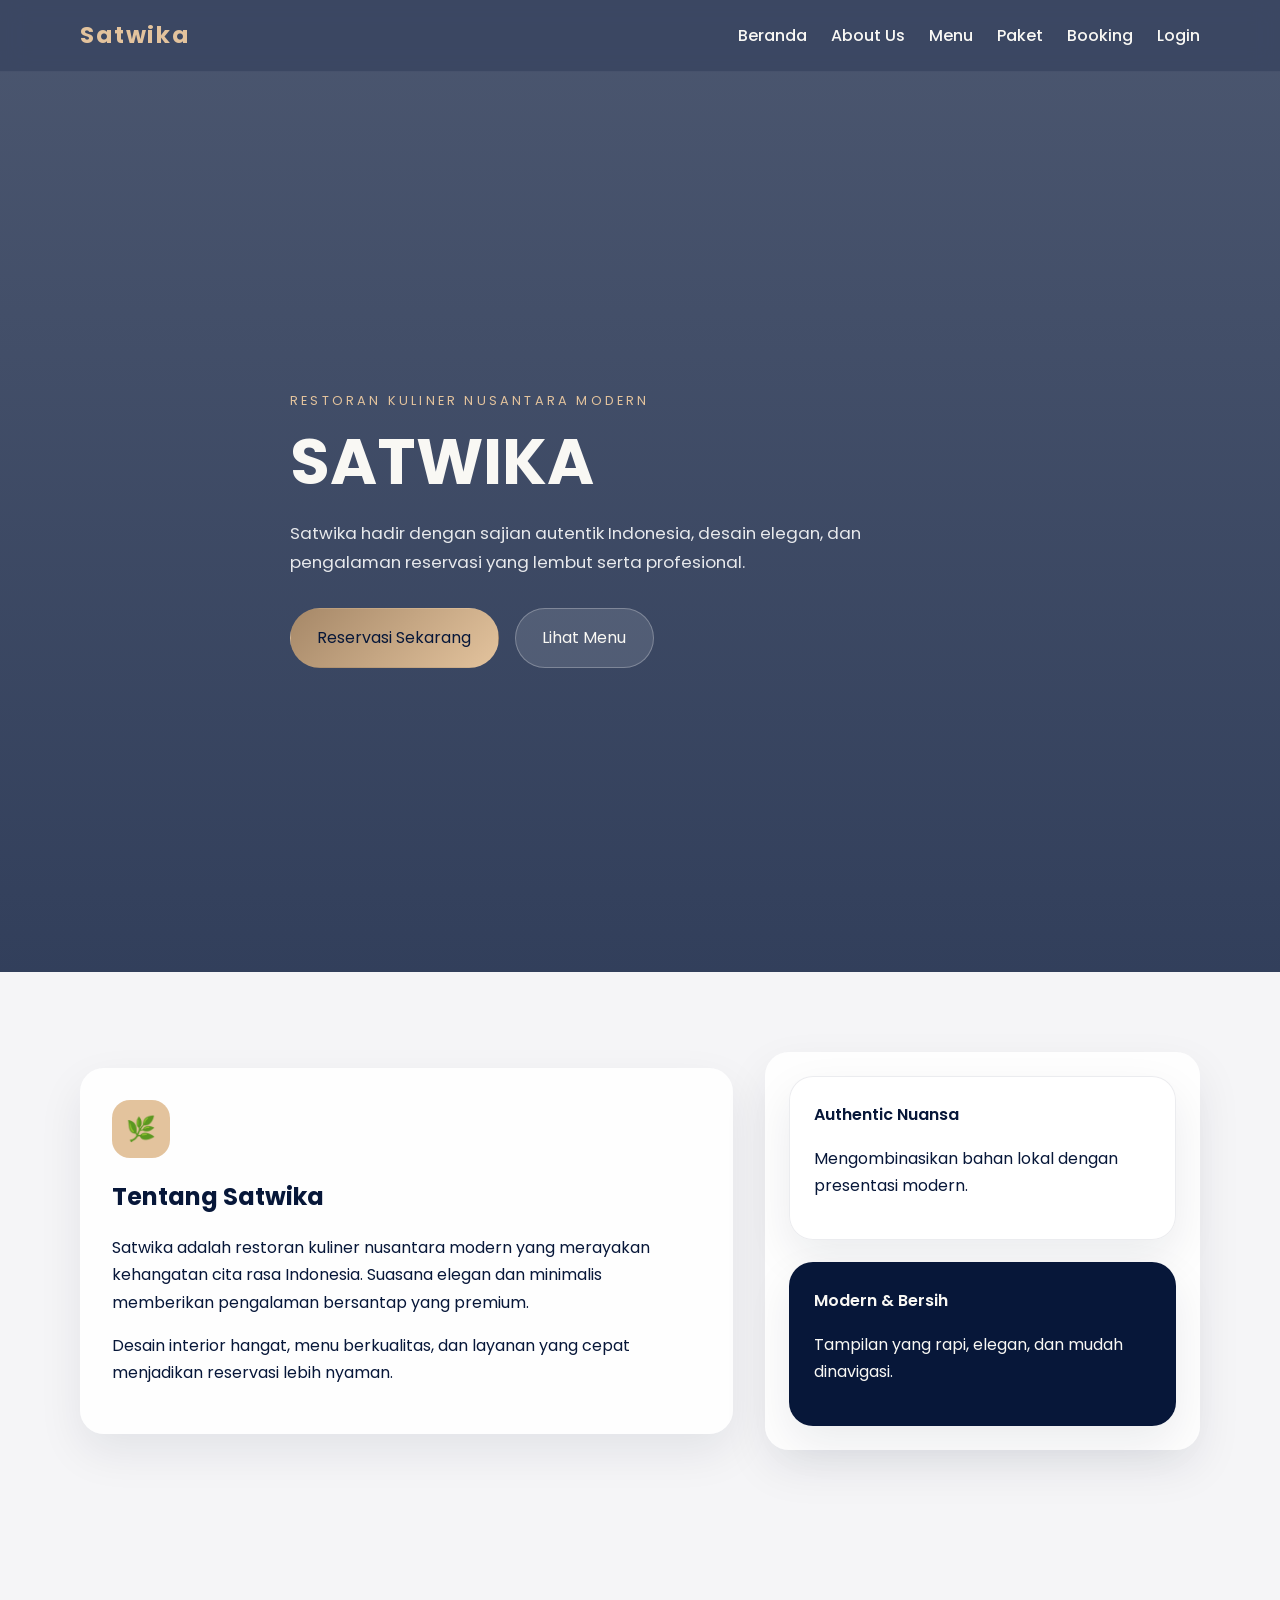
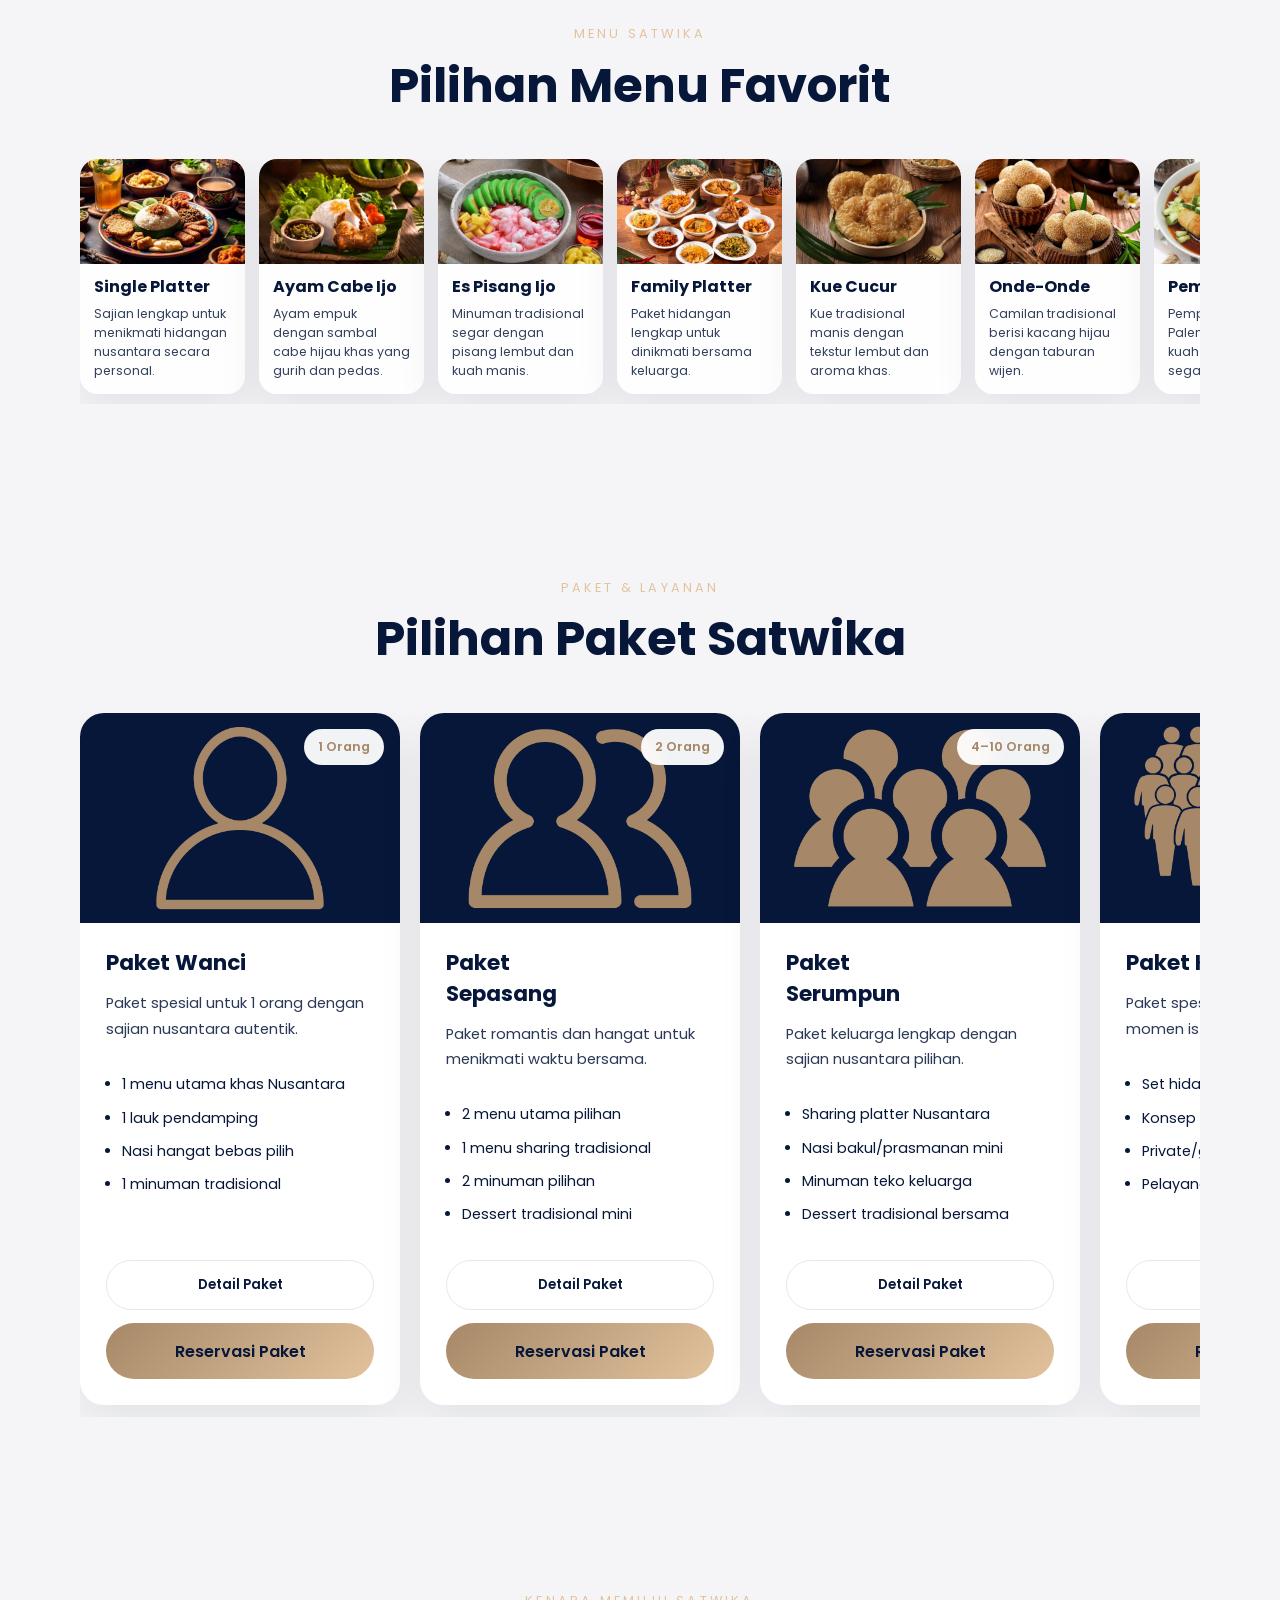
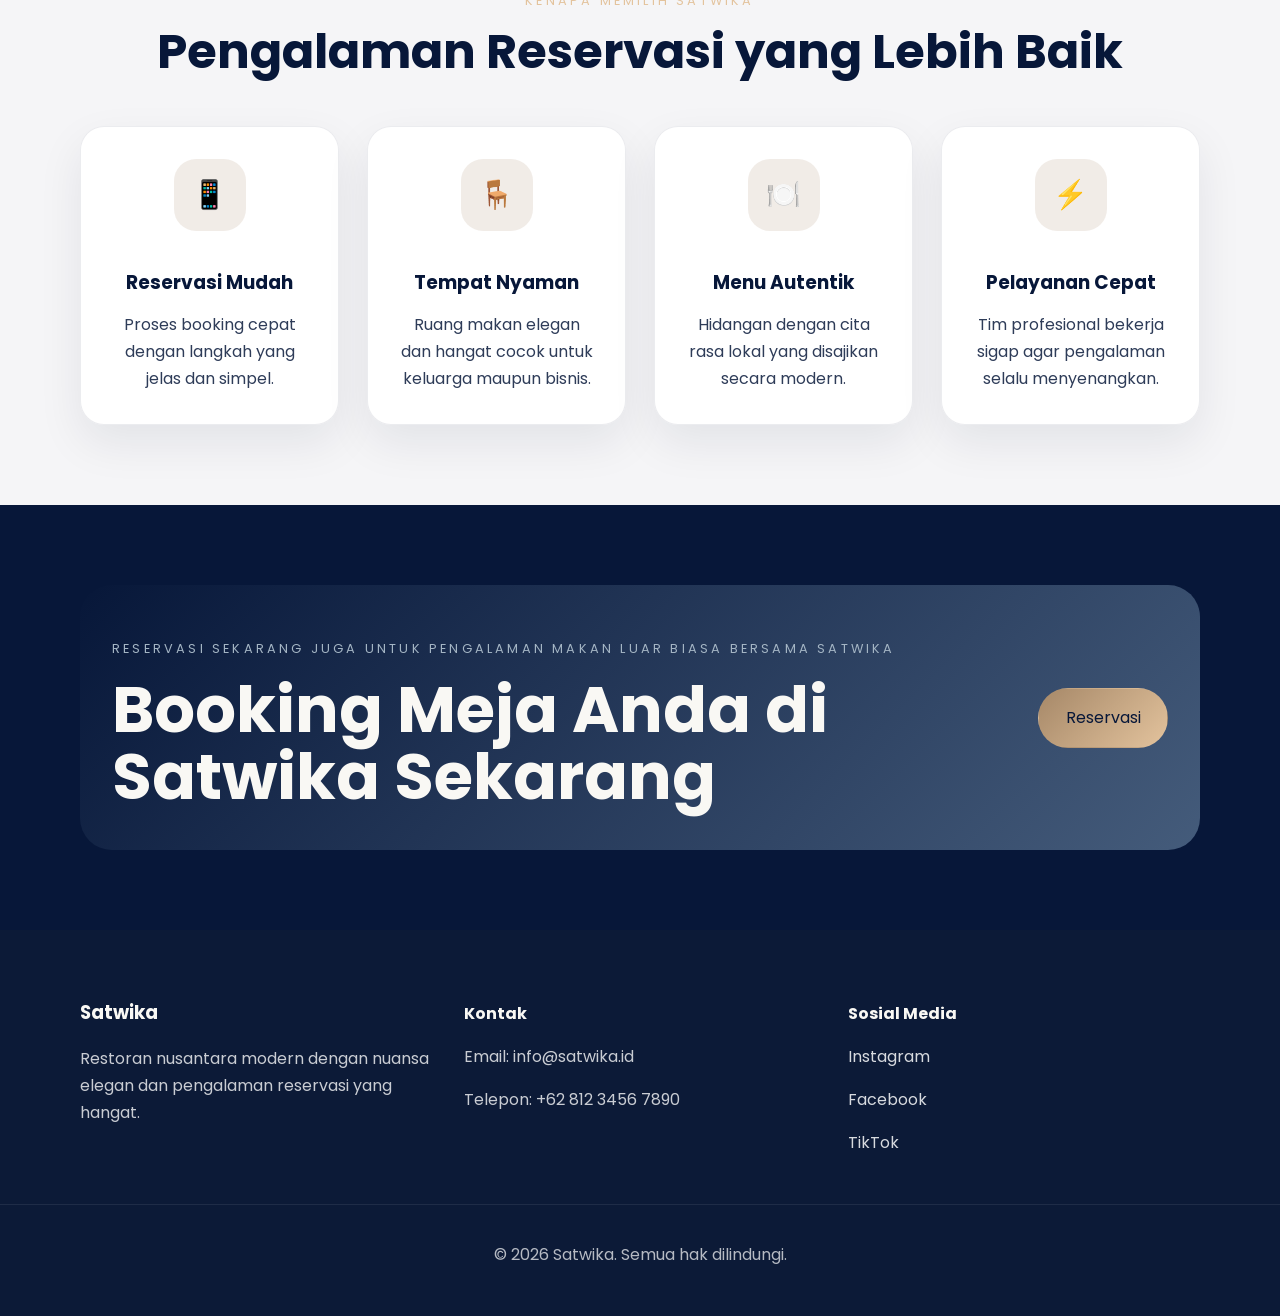
<file: index.html>
<!DOCTYPE html>
<html lang="id">
<head>
  <meta charset="UTF-8" />
  <meta name="viewport" content="width=device-width, initial-scale=1.0" />
  <title>Satwika | Reservasi Restoran Nusantara Modern</title>

  <link rel="preconnect" href="https://fonts.googleapis.com" />
  <link rel="preconnect" href="https://fonts.gstatic.com" crossorigin />

  <link
    href="https://fonts.googleapis.com/css2?family=Poppins:wght@300;400;500;600;700&display=swap"
    rel="stylesheet"
  />

  <link rel="stylesheet" href="style.css" />
</head>

<body>

  <!-- Navbar -->
  <header class="site-header">
    <div class="container header-inner">

      <a href="#" class="brand">Satwika</a>

      <nav class="main-nav">
        <a href="#beranda">Beranda</a>
        <a href="#layanan">About Us</a>
        <a href="#menu">Menu</a>
        <a href="#paket">Paket</a>
        <a href="#booking">Booking</a>
        <a href="satwika log in.html">Login</a>
      </nav>

    </div>
  </header>

  <!-- Hero -->
  <main>

    <section class="hero" id="beranda">

      <div class="hero-overlay"></div>

      <div class="container hero-content">

        <p class="eyebrow">
          Restoran Kuliner Nusantara Modern
        </p>

        <h1>SATWIKA</h1>

        <p class="hero-text">
          Satwika hadir dengan sajian autentik Indonesia,
          desain elegan, dan pengalaman reservasi
          yang lembut serta profesional.
        </p>

        <div class="hero-actions">

          <a href="bookingSatwika.html" class="btn btn-primary">
            Reservasi Sekarang
          </a>

          <a href="#menu" class="btn btn-secondary">
            Lihat Menu
          </a>

        </div>

      </div>

    </section>

    <!-- About -->
    <section class="section about" id="layanan">

      <div class="container section-grid">

        <div class="about-card animate-up">

          <div class="icon-circle">
            🌿
          </div>

          <h2>Tentang Satwika</h2>

          <p>
            Satwika adalah restoran kuliner nusantara modern
            yang merayakan kehangatan cita rasa Indonesia.
            Suasana elegan dan minimalis memberikan pengalaman
            bersantap yang premium.
          </p>

          <p>
            Desain interior hangat, menu berkualitas,
            dan layanan yang cepat menjadikan reservasi
            lebih nyaman.
          </p>

        </div>

        <div class="about-visual animate-up delay-1">

          <div class="detail-card">
            <span class="detail-title">Authentic Nuansa</span>

            <p>
              Mengombinasikan bahan lokal
              dengan presentasi modern.
            </p>
          </div>

          <div class="detail-card detail-card-secondary">

            <span class="detail-title">
              Modern & Bersih
            </span>

            <p>
              Tampilan yang rapi,
              elegan, dan mudah dinavigasi.
            </p>

          </div>

        </div>

      </div>

    </section>

    <!-- Menu -->
    <section class="section featured" id="menu">

      <div class="container">

        <div class="section-heading animate-up">
          <p class="eyebrow">Menu Satwika</p>
          <h2>Pilihan Menu Favorit</h2>
        </div>

        <div class="menu-grid">

          <article class="menu-card animate-up">
            <img src="images/Single Platter.png" alt="Single Platter" />

            <div class="menu-content">
              <h3>Single Platter</h3>

              <p>
                Sajian lengkap untuk menikmati
                hidangan nusantara secara personal.
              </p>
            </div>
          </article>

          <article class="menu-card animate-up delay-1">
            <img src="images/Ayam Cabe Ijo.png" alt="Ayam Cabe Ijo" />

            <div class="menu-content">
              <h3>Ayam Cabe Ijo</h3>

              <p>
                Ayam empuk dengan sambal cabe hijau khas
                yang gurih dan pedas.
              </p>
            </div>
          </article>

          <article class="menu-card animate-up delay-2">
            <img src="images/Es Pisang Ijo.png" alt="Es Pisang Ijo" />

            <div class="menu-content">
              <h3>Es Pisang Ijo</h3>

              <p>
                Minuman tradisional segar dengan pisang
                lembut dan kuah manis.
              </p>
            </div>
          </article>

          <article class="menu-card animate-up delay-3">
            <img src="images/Family Platter.png" alt="Family Platter" />

            <div class="menu-content">
              <h3>Family Platter</h3>

              <p>
                Paket hidangan lengkap
                untuk dinikmati bersama keluarga.
              </p>
            </div>
          </article>

          <article class="menu-card animate-up">
            <img src="images/Kue Cucur.png" alt="Kue Cucur" />

            <div class="menu-content">
              <h3>Kue Cucur</h3>

              <p>
                Kue tradisional manis dengan tekstur
                lembut dan aroma khas.
              </p>
            </div>
          </article>

          <article class="menu-card animate-up delay-1">
            <img src="images/Onde-Onde.png" alt="Onde-Onde" />

            <div class="menu-content">
              <h3>Onde-Onde</h3>

              <p>
                Camilan tradisional berisi kacang hijau
                dengan taburan wijen.
              </p>
            </div>
          </article>

          <article class="menu-card animate-up delay-2">
            <img src="images/Pempek.png" alt="Pempek" />

            <div class="menu-content">
              <h3>Pempek</h3>

              <p>
                Pempek khas Palembang dengan kuah cuko
                yang segar dan nikmat.
              </p>
            </div>
          </article>

          <article class="menu-card animate-up delay-3">
            <img src="images/Putu Ayu.png" alt="Putu Ayu" />

            <div class="menu-content">
              <h3>Putu Ayu</h3>

              <p>
                Kue tradisional lembut dengan aroma pandan
                dan kelapa parut.
              </p>
            </div>
          </article>

          <article class="menu-card animate-up">
            <img src="images/Rendang.png" alt="Rendang" />

            <div class="menu-content">
              <h3>Rendang</h3>

              <p>
                Daging rendang kaya rempah
                dengan cita rasa autentik Minang.
              </p>
            </div>
          </article>

          <article class="menu-card animate-up delay-1">
            <img src="images/Sate.png" alt="Sate" />

            <div class="menu-content">
              <h3>Sate</h3>

              <p>
                Sate dengan bumbu kacang gurih
                dan daging yang juicy.
              </p>
            </div>
          </article>

        </div>

      </div>

    </section>

    <!-- Paket -->
    <section class="section featured" id="paket">

      <div class="container">

        <div class="section-heading animate-up">
          <p class="eyebrow">Paket & Layanan</p>
          <h2>Pilihan Paket Satwika</h2>
        </div>

        <div class="packages-scroll">

          <!-- Paket Wanci -->
          <article class="package-card animate-up">

            <span class="pax-badge">
              1 Orang
            </span>

            <img
              src="icon paket/Paket Wanci.png"
              alt="Paket Wanci"
              class="package-image"
            />

            <div class="package-content">

              <h3>Paket Wanci</h3>

              <p>
                Paket spesial untuk 1 orang
                dengan sajian nusantara autentik.
              </p>

              <ul class="package-list">
                <li>1 menu utama khas Nusantara</li>
                <li>1 lauk pendamping</li>
                <li>Nasi hangat bebas pilih</li>
                <li>1 minuman tradisional</li>
              </ul>

              <div class="package-buttons">

                <button
                  class="detail-btn"
                  onclick="openPopup('popup1')"
                >
                  Detail Paket
                </button>

                <a
                  href="bookingSatwika.html"
                  class="package-btn"
                >
                  Reservasi Paket
                </a>

              </div>

            </div>

          </article>

          <!-- Paket Sepasang -->
          <article class="package-card animate-up delay-1">

            <span class="pax-badge">
              2 Orang
            </span>

            <img
              src="icon paket/Paket Sepasang.png"
              alt="Paket Sepasang"
              class="package-image"
            />

            <div class="package-content">

              <h3>Paket Sepasang</h3>

              <p>
                Paket romantis dan hangat
                untuk menikmati waktu bersama.
              </p>

              <ul class="package-list">
                <li>2 menu utama pilihan</li>
                <li>1 menu sharing tradisional</li>
                <li>2 minuman pilihan</li>
                <li>Dessert tradisional mini</li>
              </ul>

              <div class="package-buttons">

                <button
                  class="detail-btn"
                  onclick="openPopup('popup2')"
                >
                  Detail Paket
                </button>

                <a
                  href="bookingSatwika.html"
                  class="package-btn"
                >
                  Reservasi Paket
                </a>

              </div>

            </div>

          </article>

          <!-- Paket Serumpun -->
          <article class="package-card animate-up delay-2">

            <span class="pax-badge">
              4–10 Orang
            </span>

            <img
              src="icon paket/Paket Serumpun.png"
              alt="Paket Serumpun"
              class="package-image"
            />

            <div class="package-content">

              <h3>Paket Serumpun</h3>

              <p>
                Paket keluarga lengkap
                dengan sajian nusantara pilihan.
              </p>

              <ul class="package-list">
                <li>Sharing platter Nusantara</li>
                <li>Nasi bakul/prasmanan mini</li>
                <li>Minuman teko keluarga</li>
                <li>Dessert tradisional bersama</li>
              </ul>

              <div class="package-buttons">

                <button
                  class="detail-btn"
                  onclick="openPopup('popup3')"
                >
                  Detail Paket
                </button>

                <a
                  href="bookingSatwika.html"
                  class="package-btn"
                >
                  Reservasi Paket
                </a>

              </div>

            </div>

          </article>

          <!-- Paket Kenduri -->
          <article class="package-card animate-up delay-3">

            <span class="pax-badge">
              10+ Orang
            </span>

            <img
              src="icon paket/Paket Kenduri.png"
              alt="Paket Kenduri"
              class="package-image"
            />

            <div class="package-content">

              <h3>Paket Kenduri</h3>

              <p>
                Paket spesial untuk acara besar
                dan momen istimewa bersama.
              </p>

              <ul class="package-list">
                <li>Set hidangan lengkap Nusantara</li>
                <li>Konsep prasmanan atau meja</li>
                <li>Private/group area</li>
                <li>Pelayanan khusus grup</li>
              </ul>

              <div class="package-buttons">

                <button
                  class="detail-btn"
                  onclick="openPopup('popup4')"
                >
                  Detail Paket
                </button>

                <a
                  href="bookingSatwika.html"
                  class="package-btn"
                >
                  Reservasi Paket
                </a>

              </div>

            </div>

          </article>

        </div>

      </div>

    </section>

    <!-- POPUP 1 -->
    <div class="popup-overlay" id="popup1">

      <div class="popup-box">

        <button
          class="close-popup"
          onclick="closePopup('popup1')"
        >
          ✕
        </button>

        <h2>Paket Wanci</h2>

        <p><strong>Untuk 1 orang</strong></p>

        <h4>Layanan yang didapat:</h4>

        <ul>
          <li>1 menu utama khas Nusantara</li>
          <li>1 lauk pendamping</li>
          <li>Nasi hangat bebas pilih</li>
          <li>1 minuman tradisional atau teh</li>
          <li>Sambal khas pilihan</li>
          <li>Penyajian cepat khusus personal set</li>
          <li>Complimentary kerupuk atau kudapan kecil</li>
        </ul>

        <h4>Cocok untuk:</h4>

        <ul>
          <li>Makan sendiri</li>
          <li>Pekerja</li>
          <li>Mahasiswa</li>
          <li>Pelanggan quick dining</li>
        </ul>

      </div>

    </div>

    <!-- POPUP 2 -->
    <div class="popup-overlay" id="popup2">

      <div class="popup-box">

        <button
          class="close-popup"
          onclick="closePopup('popup2')"
        >
          ✕
        </button>

        <h2>Paket Sepasang</h2>

        <p><strong>Untuk 2 orang</strong></p>

        <h4>Layanan yang didapat:</h4>

        <ul>
          <li>2 menu utama pilihan</li>
          <li>2 lauk pendamping</li>
          <li>1 menu sharing tradisional</li>
          <li>Nasi untuk 2 orang</li>
          <li>2 minuman pilihan</li>
          <li>Dessert tradisional mini</li>
          <li>Meja couple setup bernuansa Nusantara</li>
          <li>Free refill sambal & lalapan</li>
        </ul>

      </div>

    </div>

    <!-- POPUP 3 -->
    <div class="popup-overlay" id="popup3">

      <div class="popup-box">

        <button
          class="close-popup"
          onclick="closePopup('popup3')"
        >
          ✕
        </button>

        <h2>Paket Serumpun</h2>

        <p><strong>Untuk 4–10 orang</strong></p>

        <h4>Layanan yang didapat:</h4>

        <ul>
          <li>Pilihan menu lengkap sharing platter</li>
          <li>Aneka lauk Nusantara dalam porsi besar</li>
          <li>Sayur tradisional pilihan</li>
          <li>Nasi bakul/prasmanan mini</li>
          <li>Minuman teko keluarga</li>
          <li>Dessert tradisional bersama</li>
          <li>Free tambahan sambal & lalapan</li>
          <li>Prioritas meja family area</li>
        </ul>

      </div>

    </div>

    <!-- POPUP 4 -->
    <div class="popup-overlay" id="popup4">

      <div class="popup-box">

        <button
          class="close-popup"
          onclick="closePopup('popup4')"
        >
          ✕
        </button>

        <h2>Paket Kenduri</h2>

        <p><strong>Untuk lebih dari 10 orang</strong></p>

        <h4>Layanan yang didapat:</h4>

        <ul>
          <li>Set hidangan lengkap khas Nusantara</li>
          <li>Konsep prasmanan atau hidang meja</li>
          <li>Pilihan menu daerah premium</li>
          <li>Minuman refill bersama</li>
          <li>Dessert tradisional lengkap</li>
          <li>Reserved private/group area</li>
          <li>Pelayanan khusus grup</li>
          <li>Free reservasi & penataan meja acara</li>
        </ul>

      </div>

    </div>

    <!-- Why Choose -->
    <section class="section why-choose" id="tracking">

      <div class="container">

        <div class="section-heading animate-up">
          <p class="eyebrow">
            Kenapa Memilih Satwika
          </p>

          <h2>
            Pengalaman Reservasi yang Lebih Baik
          </h2>
        </div>

        <div class="features-grid">

          <div class="feature-card animate-up">
            <span class="feature-icon">📱</span>

            <h3>Reservasi Mudah</h3>

            <p>
              Proses booking cepat dengan langkah
              yang jelas dan simpel.
            </p>
          </div>

          <div class="feature-card animate-up delay-1">
            <span class="feature-icon">🪑</span>

            <h3>Tempat Nyaman</h3>

            <p>
              Ruang makan elegan dan hangat
              cocok untuk keluarga maupun bisnis.
            </p>
          </div>

          <div class="feature-card animate-up delay-2">
            <span class="feature-icon">🍽️</span>

            <h3>Menu Autentik</h3>

            <p>
              Hidangan dengan cita rasa lokal
              yang disajikan secara modern.
            </p>
          </div>

          <div class="feature-card animate-up delay-3">
            <span class="feature-icon">⚡</span>

            <h3>Pelayanan Cepat</h3>

            <p>
              Tim profesional bekerja sigap agar
              pengalaman selalu menyenangkan.
            </p>
          </div>

        </div>

      </div>

    </section>

    <!-- CTA -->
    <section class="section cta" id="booking">

      <div class="container cta-grid animate-up">

        <div>

          <p class="eyebrow light">
            Reservasi sekarang juga untuk pengalaman
            makan luar biasa bersama Satwika
          </p>

          <h2>
            Booking Meja Anda di Satwika Sekarang
          </h2>

        </div>

        <a
          href="bookingSatwika.html"
          class="btn btn-primary"
        >
          Reservasi
        </a>

      </div>

    </section>

  </main>

  <!-- Footer -->
  <footer class="site-footer">

    <div class="container footer-grid">

      <div>

        <h3>Satwika</h3>

        <p>
          Restoran nusantara modern dengan nuansa elegan
          dan pengalaman reservasi yang hangat.
        </p>

      </div>

      <div>

        <h4>Kontak</h4>

        <p>Email: info@satwika.id</p>
        <p>Telepon: +62 812 3456 7890</p>

      </div>

      <div>

        <h4>Sosial Media</h4>

        <p><a href="https://www.instagram.com/siregb36?igsh=MWZwdHU2Y2JhZnN3cQ==" target="_blank">Instagram</a></p>
        <p><a href="https://www.facebook.com/share/1H1ViZCmPb/" target="_blank">Facebook</a></p>
        <p><a href="https://www.tiktok.com/@humasfasilkomunsri?_r=1&_t=ZS-96GcLQzOq4v" target="_blank">TikTok</a></p>

      </div>

    </div>

    <div class="footer-bottom">
      <p>
        &copy; 2026 Satwika.
        Semua hak dilindungi.
      </p>
    </div>

  </footer>

  <script>
    function openPopup(id) {
      document.getElementById(id).style.display = "flex";
    }

    function closePopup(id) {
      document.getElementById(id).style.display = "none";
    }

    window.onclick = function(e) {
      document.querySelectorAll(".popup-overlay").forEach((popup) => {
        if (e.target === popup) {
          popup.style.display = "none";
        }
      });
    };
  </script>

  <script src="script.js"></script>

</body>
</html>
</file>
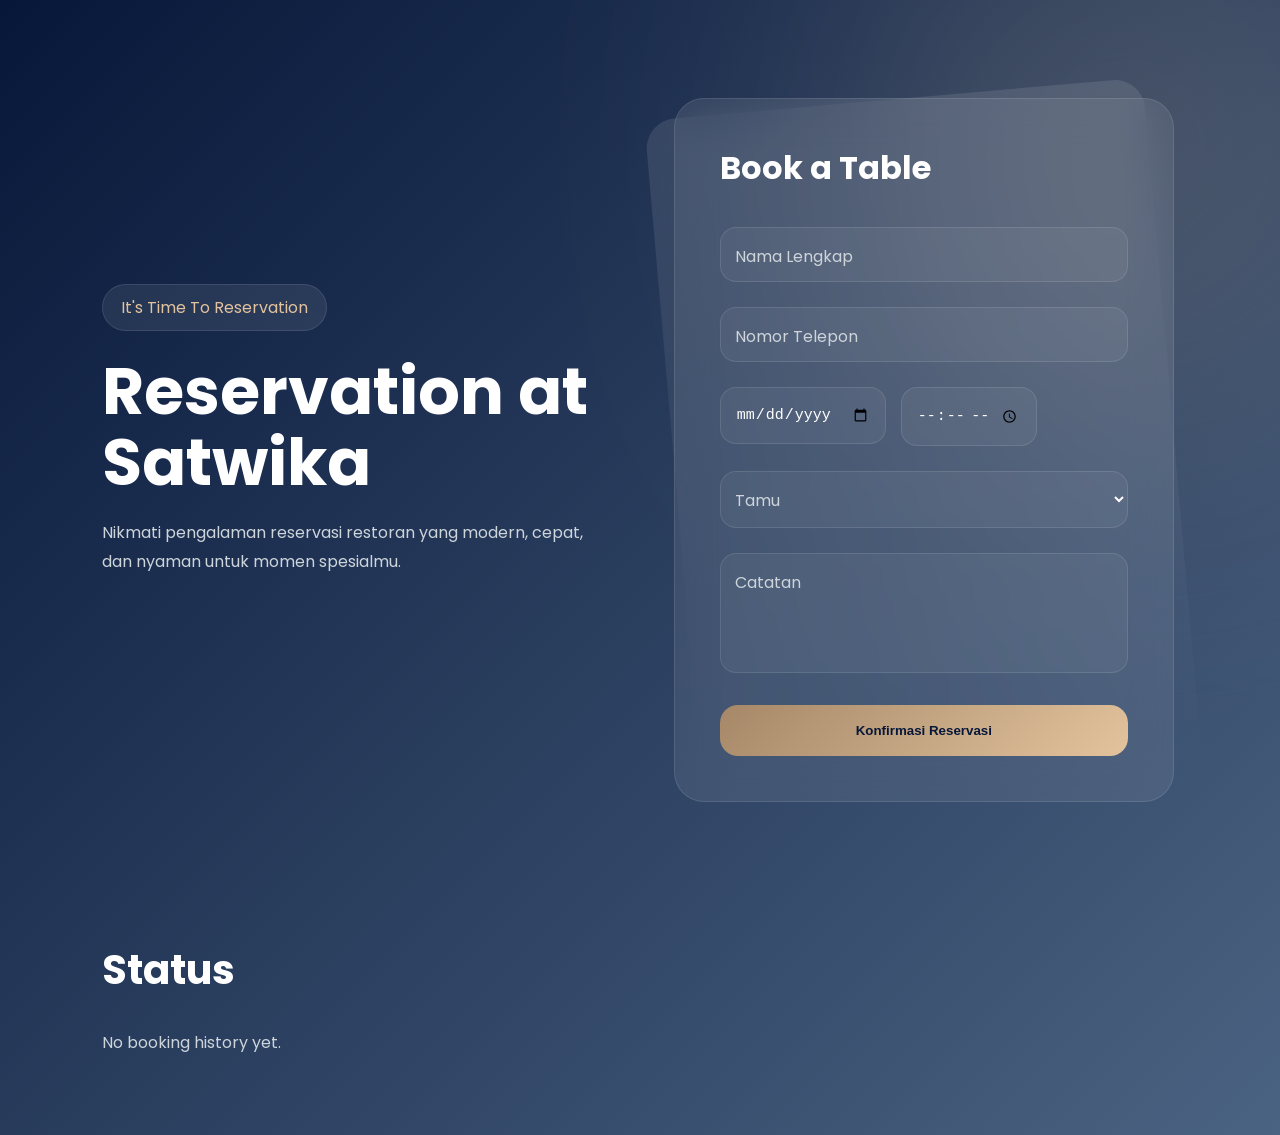
<file: bookingSatwika.html>
<!DOCTYPE html>
<html lang="id">
<head>
  <meta charset="UTF-8" />
  <meta name="viewport" content="width=device-width, initial-scale=1.0"/>
  <title>Restaurant Booking</title>

  <link rel="stylesheet" href="styleSatwika.css">

  <link rel="preconnect" href="https://fonts.googleapis.com">
  <link rel="preconnect" href="https://fonts.gstatic.com" crossorigin>

  <link href="https://fonts.googleapis.com/css2?family=Poppins:wght@300;400;500;600;700&display=swap" rel="stylesheet">
</head>
<body>

  <div class="background-blur"></div>

  <section class="booking-section">

    <!-- LEFT CONTENT -->
    <div class="booking-info">

      <span class="tag">It's Time To Reservation</span>

      <h1>
        Reservation at <br>
        Satwika
      </h1>

      <p>
        Nikmati pengalaman reservasi restoran yang modern,
        cepat, dan nyaman untuk momen spesialmu.
      </p>

    </div>

    <!-- FORM -->
    <div class="booking-form-container">

      <div class="glass-effect"></div>

      <form class="booking-form" id="bookingForm">

        <h2>Book a Table</h2>

        <div class="input-group">
          <input type="text" id="name" required>
          <label>Nama Lengkap</label>
        </div>

        <div class="input-group">
          <input type="tel" id="phone" required>
          <label>Nomor Telepon</label>
        </div>

        <div class="row">

          <div class="input-group">
            <input type="date" id="date" required>
          </div>

          <div class="input-group">
            <input type="time" id="time" required>
          </div>

        </div>

        <div class="input-group">
          
          <select id="guests" required>
            <option value="" disabled selected hidden></option>
            <option value="1">1 orang</option>
            <option value="2">2 orang</option>
            <option value="3">3 orang</option>
            <option value="4">4 orang</option>
            <option value="5">5 orang</option>
            <option value="6">6 orang</option>
            <option value="7">7 orang</option>
            <option value="8">8 orang</option>
            <option value="9">9 orang</option>
            <option value="10">10 orang</option>
            <option value="11">11+ orang</option>
          </select>

          <label>Tamu</label>

        </div>

        <div class="input-group">
          <textarea id="notes" required></textarea>
          <label>Catatan</label>
        </div>

        <button type="submit" class="booking-btn">
          Konfirmasi Reservasi
        </button>

        <div class="success-message" id="successMessage">
          Reservasi berhasil ✨
        </div>

      </form>
    </div>

  </section>

  <!-- HISTORY -->
  <section class="history-section">

    <div class="history-header">

      <h2>Status</h2>

    </div>

    <div class="history-container" id="bookingHistory">

      <p class="empty-message">
        Belum ada riwayat booking
      </p>

    </div>

  </section>

  <script src="jsSatwika.js"></script>

</body>
</html>
</file>
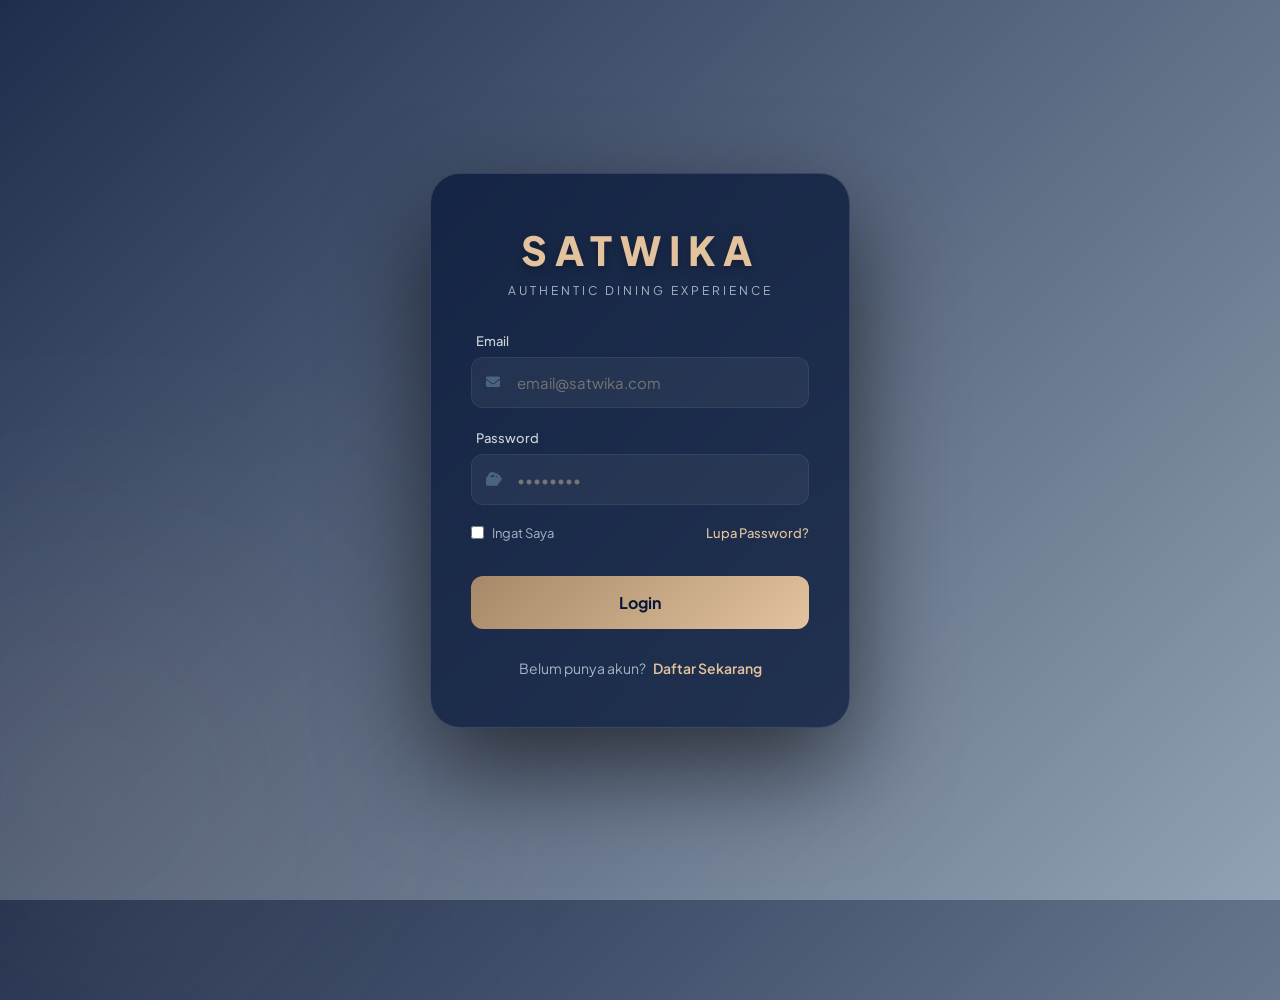
<file: satwika log in.html>
<!DOCTYPE html>
<html lang="id">
<head>
    <meta charset="UTF-8">
    <meta name="viewport" content="width=device-width, initial-scale=1.0">
    <title>Satwika | Login Premium</title>

    <!-- Font & Icons -->
    <link href="https://fonts.googleapis.com/css2?family=Plus+Jakarta+Sans:wght@300;400;500;600;700&display=swap" rel="stylesheet">
    <link rel="stylesheet" href="https://cdnjs.cloudflare.com/ajax/libs/font-awesome/6.4.0/css/all.min.css">

    <style>
        :root {
            --deep-navy: #071739;
            --muted-blue: #4B6382;
            --silver-blue: #A4B5C4;
            --light-gray: #CDD5DB;
            --bronze: #A68868;
            --champagne: #E3C39D;
            --transition: all 0.4s cubic-bezier(0.165, 0.84, 0.44, 1);
        }

        * {
            margin: 0;
            padding: 0;
            box-sizing: border-box;
            font-family: 'Plus Jakarta Sans', sans-serif;
        }

        body {
            height: 100vh;
            display: flex;
            justify-content: center;
            align-items: center;
            /* Background menggunakan Deep Navy dan overlay gelap */
            background: 
                linear-gradient(135deg, rgba(7, 23, 57, 0.9), rgba(75, 99, 130, 0.6)),
                url('https://images.unsplash.com/photo-1514362545857-3bc16c4c7d1b?q=80&w=1400&auto=format&fit=crop');
            background-size: cover;
            background-position: center;
            overflow: hidden;
        }

        /* Dekorasi Cahaya di Background */
        body::before {
            content: "";
            position: absolute;
            width: 400px;
            height: 400px;
            background: var(--champagne);
            filter: blur(150px);
            border-radius: 50%;
            z-index: 0;
            bottom: -100px;
            left: -100px;
            opacity: 0.15;
        }

        .login-container {
            position: relative;
            z-index: 1;
            width: 420px;
            padding: 50px 40px;
            border-radius: 30px;
            backdrop-filter: blur(25px);
            background: rgba(7, 23, 57, 0.75);
            border: 1px solid rgba(164, 181, 196, 0.2);
            box-shadow: 0 40px 100px rgba(0, 0, 0, 0.6);
            color: white;
            animation: fadeInScale 0.8s ease-out;
        }

        @keyframes fadeInScale {
            from { opacity: 0; transform: scale(0.9); }
            to { opacity: 1; transform: scale(1); }
        }

        .logo {
            text-align: center;
            margin-bottom: 35px;
        }

        .logo h1 {
            font-size: 40px;
            font-weight: 800;
            letter-spacing: 8px;
            color: var(--champagne);
            text-shadow: 0 4px 10px rgba(0,0,0,0.3);
        }

        .logo p {
            font-size: 12px;
            text-transform: uppercase;
            letter-spacing: 3px;
            color: var(--silver-blue);
            margin-top: 8px;
        }

        .input-group {
            margin-top: 22px;
        }

        .input-group label {
            display: block;
            margin-bottom: 8px;
            font-size: 13px;
            font-weight: 500;
            color: var(--light-gray);
            margin-left: 5px;
        }

        .input-wrapper {
            position: relative;
        }

        .input-wrapper i {
            position: absolute;
            left: 15px;
            top: 50%;
            transform: translateY(-50%);
            color: var(--muted-blue);
            font-size: 14px;
        }

        .input-group input {
            width: 100%;
            padding: 15px 15px 15px 45px;
            border: 1px solid rgba(164, 181, 196, 0.1);
            border-radius: 12px;
            outline: none;
            background: rgba(255, 255, 255, 0.05);
            color: white;
            font-size: 15px;
            transition: var(--transition);
        }

        .input-group input:focus {
            background: rgba(255, 255, 255, 0.1);
            border-color: var(--champagne);
            box-shadow: 0 0 15px rgba(227, 195, 157, 0.1);
        }

        .toggle-password {
            position: absolute;
            right: 15px;
            top: 50%;
            transform: translateY(-50%);
            cursor: pointer;
            color: var(--muted-blue);
        }

        .remember-forgot {
            display: flex;
            justify-content: space-between;
            align-items: center;
            margin-top: 20px;
            font-size: 13px;
            color: var(--silver-blue);
        }

        .remember-forgot label {
            display: flex;
            align-items: center;
            gap: 8px;
            cursor: pointer;
        }

        .remember-forgot input[type="checkbox"] {
            accent-color: var(--bronze);
        }

        .remember-forgot a {
            color: var(--champagne);
            text-decoration: none;
            font-weight: 500;
        }

        .btn-login {
            width: 100%;
            padding: 16px;
            margin-top: 35px;
            border: none;
            border-radius: 12px;
            /* Menggunakan Champagne Gold Gradasi */
            background: linear-gradient(135deg, var(--bronze), var(--champagne));
            color: var(--deep-navy);
            font-size: 16px;
            font-weight: 700;
            cursor: pointer;
            transition: var(--transition);
            display: flex;
            justify-content: center;
            align-items: center;
            gap: 10px;
        }

        .btn-login:hover {
            transform: translateY(-3px);
            box-shadow: 0 10px 20px rgba(227, 195, 157, 0.2);
            filter: brightness(1.1);
        }

        .bottom-text {
            text-align:center;
            margin-top: 30px;
            font-size: 14px;
            color: var(--silver-blue);
        }

        .bottom-text a {
            color: var(--champagne);
            text-decoration: none;
            font-weight: 600;
            margin-left: 5px;
        }

        /* Loader */
        .loader {
            width: 18px;
            height: 18px;
            border: 2px solid var(--deep-navy);
            border-bottom-color: transparent;
            border-radius: 50%;
            display: none;
            animation: spin 1s linear infinite;
        }

        @keyframes spin {
            to { transform: rotate(360deg); }
        }

        @media(max-width: 480px) {
            .login-container { width: 92%; padding: 40px 25px; }
        }
    </style>
</head>
<body>

    <div class="login-container">
        <div class="logo">
            <h1>SATWIKA</h1>
            <p>Authentic Dining Experience</p>
        </div>

        <form id="loginForm">
            <div class="input-group">
                <label>Email</label>
                <div class="input-wrapper">
                    <i class="fa-solid fa-envelope"></i>
                    <input type="email" id="email" placeholder="email@satwika.com" required>
                </div>
            </div>

            <div class="input-group">
                <label>Password</label>
                <div class="input-wrapper">
                    <i class="fa-solid fa-lock"></i>
                    <input type="password" id="password" placeholder="••••••••" required>
                    <i class="fa-solid fa-eye toggle-password" id="togglePassword"></i>
                </div>
            </div>

            <div class="remember-forgot">
                <label>
                    <input type="checkbox"> Ingat Saya
                </label>
                <a href="#">Lupa Password?</a>
            </div>

            <button type="submit" class="btn-login" id="loginBtn">
                <span>Login</span>
                <div class="loader" id="loader"></div>
            </button>
        </form>

        <div class="bottom-text">
            Belum punya akun? <a href="signup.html">Daftar Sekarang</a>
        </div>
    </div>

    <script>
        const loginForm = document.getElementById("loginForm");
        const loginBtn = document.getElementById("loginBtn");
        const loader = document.getElementById("loader");
        const btnText = loginBtn.querySelector("span");
        const togglePassword = document.getElementById("togglePassword");
        const passwordField = document.getElementById("password");

        // Toggle Password
        togglePassword.addEventListener("click", function() {
            const type = passwordField.getAttribute("type") === "password" ? "text" : "password";
            passwordField.setAttribute("type", type);
            this.classList.toggle("fa-eye-slash");
        });

        // Simulasi Login
        loginForm.addEventListener("submit", function(e) {
            e.preventDefault();
            btnText.textContent = "Menghubungkan...";
            loader.style.display = "block";
            loginBtn.style.pointerEvents = "none";

            setTimeout(() => {
                btnText.textContent = "Berhasil!";
                loader.style.display = "none";
                loginBtn.style.background = "#A4B5C4"; // Silver blue on success
                
                setTimeout(() => {
                    window.location.href = "index.html";
                }, 1000);
            }, 2000);
        });
    </script>
</body>
</html>
</file>
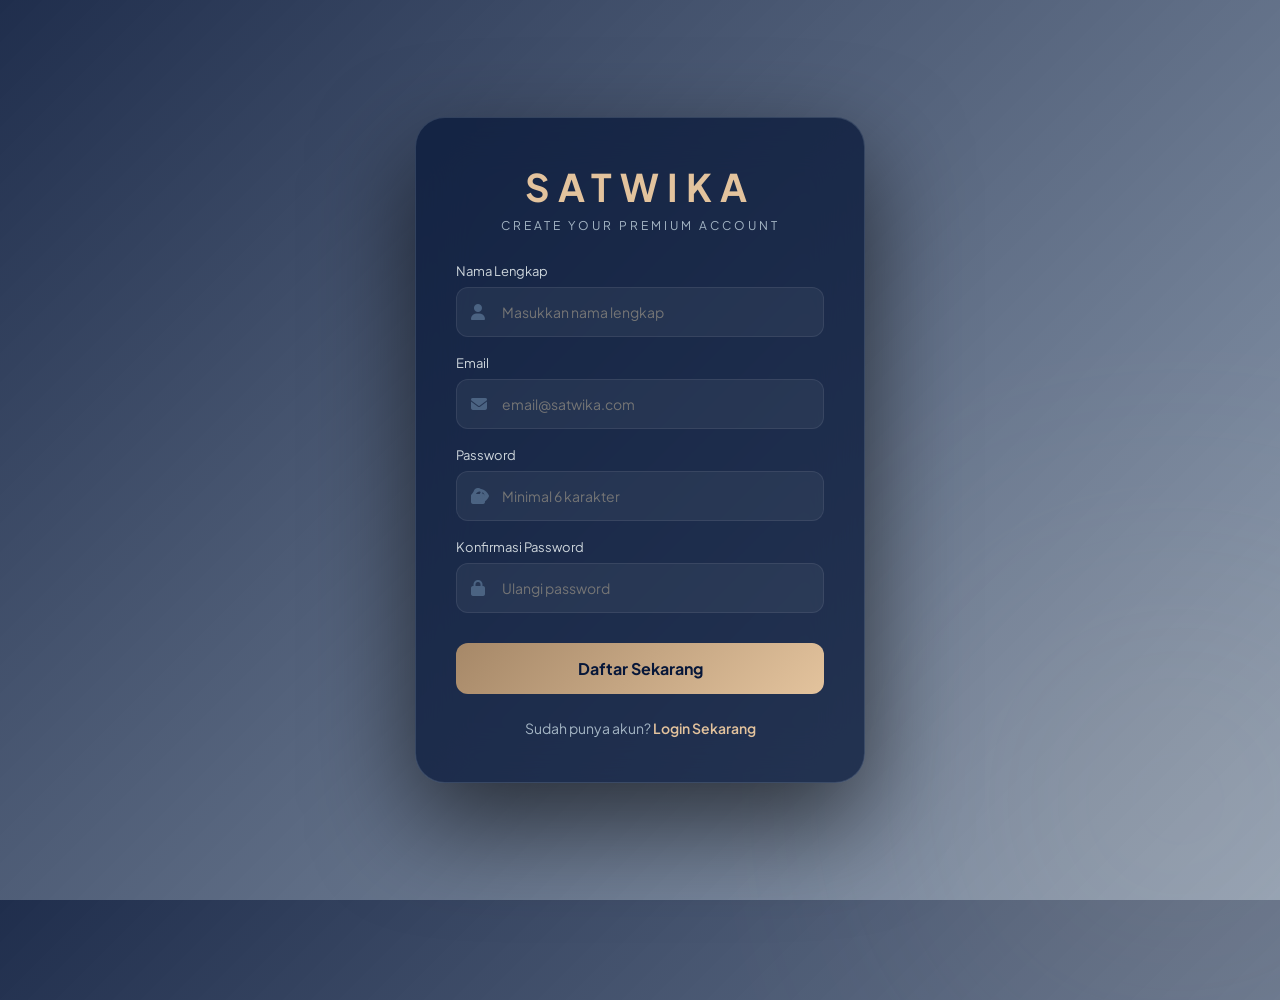
<file: signup.html>
<!DOCTYPE html>
<html lang="id">
<head>
    <meta charset="UTF-8">
    <meta name="viewport" content="width=device-width, initial-scale=1.0">
    <title>Satwika | Sign Up Premium</title>

    <!-- Font -->
    <link href="https://fonts.googleapis.com/css2?family=Plus+Jakarta+Sans:wght@300;400;500;600;700&display=swap" rel="stylesheet">

    <!-- Icons -->
    <link rel="stylesheet"
    href="https://cdnjs.cloudflare.com/ajax/libs/font-awesome/6.4.0/css/all.min.css">

    <style>

        :root {
            --deep-navy: #071739;
            --muted-blue: #4B6382;
            --silver-blue: #A4B5C4;
            --light-gray: #CDD5DB;
            --bronze: #A68868;
            --champagne: #E3C39D;

            --transition:
            all 0.4s cubic-bezier(0.165, 0.84, 0.44, 1);
        }

        *{
            margin:0;
            padding:0;
            box-sizing:border-box;
            font-family:'Plus Jakarta Sans', sans-serif;
        }

        body{
            height:100vh;

            display:flex;
            justify-content:center;
            align-items:center;

            background:
            linear-gradient(
                135deg,
                rgba(7,23,57,0.9),
                rgba(75,99,130,0.6)
            ),

            url('https://images.unsplash.com/photo-1517248135467-4c7edcad34c4?q=80&w=1400&auto=format&fit=crop');

            background-size:cover;
            background-position:center;

            overflow:hidden;
        }

        body::before{
            content:"";

            position:absolute;

            width:400px;
            height:400px;

            background:var(--champagne);

            filter:blur(150px);

            border-radius:50%;

            bottom:-100px;
            right:-100px;

            opacity:0.15;
        }

        .signup-container{
            position:relative;
            z-index:1;

            width:450px;

            padding:45px 40px;

            border-radius:30px;

            backdrop-filter:blur(25px);

            background:rgba(7,23,57,0.75);

            border:1px solid rgba(164,181,196,0.2);

            box-shadow:0 40px 100px rgba(0,0,0,0.6);

            color:white;

            animation:fadeIn 0.8s ease;
        }

        @keyframes fadeIn{
            from{
                opacity:0;
                transform:translateY(20px);
            }

            to{
                opacity:1;
                transform:translateY(0);
            }
        }

        .logo{
            text-align:center;
            margin-bottom:30px;
        }

        .logo h1{
            font-size:38px;
            letter-spacing:8px;
            color:var(--champagne);
        }

        .logo p{
            margin-top:8px;

            font-size:12px;

            letter-spacing:3px;

            color:var(--silver-blue);

            text-transform:uppercase;
        }

        .input-group{
            margin-top:18px;
        }

        .input-group label{
            display:block;

            margin-bottom:8px;

            font-size:13px;

            color:var(--light-gray);
        }

        .input-wrapper{
            position:relative;
        }

        .input-wrapper i{
            position:absolute;

            left:15px;
            top:50%;

            transform:translateY(-50%);

            color:var(--muted-blue);
        }

        .input-group input{
            width:100%;

            padding:15px 15px 15px 45px;

            border:none;
            outline:none;

            border-radius:12px;

            background:rgba(255,255,255,0.05);

            color:white;

            font-size:14px;

            border:1px solid rgba(255,255,255,0.08);

            transition:var(--transition);
        }

        .input-group input:focus{
            border-color:var(--champagne);

            background:rgba(255,255,255,0.08);

            box-shadow:0 0 15px rgba(227,195,157,0.15);
        }

        .toggle-password{
            position:absolute;

            right:15px;
            top:50%;

            transform:translateY(-50%);

            cursor:pointer;

            color:var(--muted-blue);
        }

        .btn-signup{
            width:100%;

            margin-top:30px;

            padding:15px;

            border:none;

            border-radius:12px;

            background:
            linear-gradient(
                135deg,
                var(--bronze),
                var(--champagne)
            );

            color:var(--deep-navy);

            font-size:16px;

            font-weight:700;

            cursor:pointer;

            transition:var(--transition);
        }

        .btn-signup:hover{
            transform:translateY(-3px);

            filter:brightness(1.08);

            box-shadow:0 10px 20px rgba(227,195,157,0.2);
        }

        .bottom-text{
            text-align:center;

            margin-top:25px;

            color:var(--silver-blue);

            font-size:14px;
        }

        .bottom-text a{
            color:var(--champagne);

            text-decoration:none;

            font-weight:600;
        }

        .success-message{
            margin-top:18px;

            text-align:center;

            color:#8dffb1;

            font-size:14px;

            display:none;
        }

        @media(max-width:480px){

            .signup-container{
                width:92%;
                padding:35px 25px;
            }

        }

    </style>
</head>

<body>

    <div class="signup-container">

        <div class="logo">
            <h1>SATWIKA</h1>
            <p>Create Your Premium Account</p>
        </div>

        <form id="signupForm">

            <div class="input-group">
                <label>Nama Lengkap</label>

                <div class="input-wrapper">
                    <i class="fa-solid fa-user"></i>

                    <input
                        type="text"
                        id="fullname"
                        placeholder="Masukkan nama lengkap"
                        required
                    >
                </div>
            </div>

            <div class="input-group">
                <label>Email</label>

                <div class="input-wrapper">
                    <i class="fa-solid fa-envelope"></i>

                    <input
                        type="email"
                        id="email"
                        placeholder="email@satwika.com"
                        required
                    >
                </div>
            </div>

            <div class="input-group">
                <label>Password</label>

                <div class="input-wrapper">
                    <i class="fa-solid fa-lock"></i>

                    <input
                        type="password"
                        id="password"
                        placeholder="Minimal 6 karakter"
                        required
                    >

                    <i class="fa-solid fa-eye toggle-password"
                    id="togglePassword"></i>
                </div>
            </div>

            <div class="input-group">
                <label>Konfirmasi Password</label>

                <div class="input-wrapper">
                    <i class="fa-solid fa-lock"></i>

                    <input
                        type="password"
                        id="confirmPassword"
                        placeholder="Ulangi password"
                        required
                    >
                </div>
            </div>

            <button type="submit" class="btn-signup">
                Daftar Sekarang
            </button>

            <div class="success-message" id="successMessage">
                Akun berhasil dibuat! Mengalihkan ke login...
            </div>

        </form>

        <div class="bottom-text">
            Sudah punya akun?
            <a href="satwika log in.html">Login Sekarang</a>
        </div>

    </div>

    <script>

        const signupForm =
        document.getElementById("signupForm");

        const togglePassword =
        document.getElementById("togglePassword");

        const passwordField =
        document.getElementById("password");

        const confirmPassword =
        document.getElementById("confirmPassword");

        const successMessage =
        document.getElementById("successMessage");


        // Show / Hide Password
        togglePassword.addEventListener("click", function () {

            const type =
            passwordField.type === "password"
            ? "text"
            : "password";

            passwordField.type = type;
            confirmPassword.type = type;

            this.classList.toggle("fa-eye-slash");
        });


        // Sign Up
        signupForm.addEventListener("submit", function(e){

            e.preventDefault();

            const fullname =
            document.getElementById("fullname").value;

            const email =
            document.getElementById("email").value;

            const password =
            passwordField.value;

            const confirm =
            confirmPassword.value;


            // Validasi Password
            if(password.length < 6){

                alert("Password minimal 6 karakter!");

                return;
            }

            // Cek Konfirmasi Password
            if(password !== confirm){

                alert("Konfirmasi password tidak cocok!");

                return;
            }

            // Simpan ke localStorage
            const userData = {
                fullname,
                email,
                password
            };

            localStorage.setItem(
                "satwikaUser",
                JSON.stringify(userData)
            );

            successMessage.style.display = "block";

            // Redirect ke login
            setTimeout(() => {

                window.location.href = "satwika log in.html";

            }, 2000);

        });

    </script>

</body>
</html>
</file>
<file: style.css>
:root {
  --dark: #071739;
  --steel: #4B6382;
  --soft: #A4B5C4;
  --light: #CDD5DB;
  --accent: #A68868;
  --cream: #E3C39D;
  --white: #f9f8f4;
  --bg: #f5f5f7;
}

* {
  box-sizing: border-box;
}

html {
  scroll-behavior: smooth;
}

body {
  margin: 0;
  font-family: 'Poppins', sans-serif;
  background: var(--bg);
  color: var(--dark);
  line-height: 1.7;
}

img {
  max-width: 100%;
  display: block;
}

a {
  color: inherit;
  text-decoration: none;
}

button,
.btn {
  font-family: inherit;
}

.container {
  width: min(1120px, calc(100% - 2rem));
  margin: 0 auto;
}

.site-header {
  position: sticky;
  top: 0;
  z-index: 50;
  backdrop-filter: blur(14px);
  background: rgba(7, 23, 57, 0.78);
  border-bottom: 1px solid rgba(255, 255, 255, 0.06);
}

.header-inner {
  display: flex;
  align-items: center;
  justify-content: space-between;
  gap: 1rem;
  padding: 1rem 0;
}

.brand {
  font-size: 1.45rem;
  letter-spacing: 0.08em;
  font-weight: 700;
  color: var(--cream);
}

.main-nav {
  display: flex;
  gap: 1.5rem;
  align-items: center;
}

.main-nav a {
  color: var(--white);
  font-weight: 500;
  transition: color 0.25s ease;
}

.main-nav a:hover {
  color: var(--accent);
}

.nav-toggle {
  display: none;
  background: transparent;
  border: none;
  color: var(--white);
  font-size: 1.5rem;
  cursor: pointer;
}

.hero {
  position: relative;
  min-height: 100vh;
  display: flex;
  align-items: center;
  background: url('https://images.unsplash.com/photo-1476224203421-9ac39bcb3327?auto=format&fit=crop&w=1600&q=80') center/cover no-repeat;
}

.hero-overlay {
  position: absolute;
  inset: 0;
  background: linear-gradient(180deg, rgba(7, 23, 57, 0.72), rgba(7, 23, 57, 0.82));
}

.hero-content {
  position: relative;
  z-index: 1;
  max-width: 700px;
  color: var(--white);
}

.eyebrow {
  text-transform: uppercase;
  letter-spacing: 0.25em;
  color: var(--cream);
  font-size: 0.8rem;
  margin-bottom: 1rem;
}

.hero h1,
.section-heading h2,
.cta h2 {
  font-size: clamp(2.5rem, 5vw, 4rem);
  margin: 0;
  line-height: 1.05;
}

.hero-text {
  margin: 1.5rem 0 2rem;
  max-width: 620px;
  color: rgba(255, 255, 255, 0.88);
  font-size: 1.05rem;
}

.hero-actions {
  display: flex;
  flex-wrap: wrap;
  gap: 1rem;
}

.btn {
  display: inline-flex;
  align-items: center;
  justify-content: center;
  padding: 0.95rem 1.65rem;
  border-radius: 999px;
  border: 1px solid transparent;
  transition: transform 0.25s ease, box-shadow 0.25s ease, background 0.25s ease;
  cursor: pointer;
}

.btn:hover {
  transform: translateY(-3px);
  box-shadow: 0 18px 35px rgba(7, 23, 57, 0.15);
}

.btn-primary {
  background: linear-gradient(135deg, var(--accent), var(--cream));
  color: var(--dark);
}

.btn-secondary {
  background: rgba(255, 255, 255, 0.12);
  color: var(--white);
  border-color: rgba(255, 255, 255, 0.26);
}

.section {
  padding: 5rem 0;
}

.section-grid {
  display: grid;
  grid-template-columns: 1.2fr 0.8fr;
  gap: 2rem;
  align-items: center;
}

.about-card,
.about-visual,
.feature-card,
.menu-card,
.detail-card,
.package-card {
  background: rgba(255, 255, 255, 0.92);
  border-radius: 24px;
  box-shadow: 0 18px 45px rgba(7, 23, 57, 0.08);
}

.about-card {
  padding: 2rem;
}

.icon-circle {
  width: 58px;
  height: 58px;
  display: grid;
  place-items: center;
  border-radius: 18px;
  background: var(--cream);
  color: var(--dark);
  font-size: 1.5rem;
  margin-bottom: 1.2rem;
}

.about-card h2 {
  margin-top: 0;
  margin-bottom: 1rem;
}

.about-card p {
  margin: 0 0 1rem;
}

.about-visual {
  display: grid;
  gap: 1.4rem;
  padding: 1.5rem;
}

.detail-card {
  padding: 1.5rem;
  border: 1px solid rgba(7, 23, 57, 0.08);
}

.detail-card-secondary {
  background: var(--dark);
  color: var(--white);
}

.detail-title {
  display: block;
  margin-bottom: 0.85rem;
  font-weight: 600;
}

.section-heading {
  text-align: center;
  margin-bottom: 3rem;
}

.section-heading h2 {
  font-size: clamp(2rem, 4vw, 3rem);
}

/* MENU */

.menu-grid {
  display: flex;
  gap: 14px;
  overflow-x: auto;
  padding-bottom: 10px;
  scroll-behavior: smooth;
}

.menu-grid::-webkit-scrollbar {
  height: 8px;
}

.menu-grid::-webkit-scrollbar-thumb {
  background: var(--soft);
  border-radius: 999px;
}

.menu-card {
  min-width: 165px;
  max-width: 165px;
  flex-shrink: 0;
  overflow: hidden;
  border-radius: 18px;
  transition: transform 0.3s ease, box-shadow 0.3s ease;
}

.menu-card:hover {
  transform: translateY(-8px);
  box-shadow: 0 22px 50px rgba(7, 23, 57, 0.12);
}

.menu-card img {
  width: 100%;
  height: 105px;
  object-fit: cover;
  display: block;
}

.menu-content {
  padding: 0.85rem;
}

.menu-content h3 {
  font-size: 1rem;
  margin-top: 0;
  margin-bottom: 0.45rem;
  line-height: 1.3;
}

.menu-content p {
  font-size: 0.78rem;
  line-height: 1.5;
  margin: 0;
  color: var(--dark);
  opacity: 0.82;
}

.price {
  font-weight: 700;
  color: var(--accent);
}

/* PAKET */

.packages-scroll,
.packages-grid {
  display: flex;
  gap: 20px;
  overflow-x: auto;
  padding-bottom: 12px;
  scroll-behavior: smooth;
}

.packages-scroll::-webkit-scrollbar,
.packages-grid::-webkit-scrollbar {
  height: 8px;
}

.packages-scroll::-webkit-scrollbar-thumb,
.packages-grid::-webkit-scrollbar-thumb {
  background: var(--soft);
  border-radius: 999px;
}

.popup-overlay {
  display: none;
  position: fixed;
  inset: 0;
  background: rgba(7, 23, 57, 0.72);
  align-items: center;
  justify-content: center;
  z-index: 9999;
  padding: 1.5rem;
}

.popup-box {
  background: #fff;
  width: 100%;
  max-width: 700px;
  max-height: 90vh;
  overflow-y: auto;
  border-radius: 24px;
  padding: 2rem;
  position: relative;
  box-shadow: 0 22px 60px rgba(7, 23, 57, 0.18);
}

.close-popup {
  position: absolute;
  top: 18px;
  right: 18px;
  width: 40px;
  height: 40px;
  border: none;
  border-radius: 50%;
  cursor: pointer;
  font-size: 1.2rem;
  background: rgba(7, 23, 57, 0.08);
}

.package-card {
  background: rgba(255, 255, 255, 0.96);
  border-radius: 24px;
  overflow: hidden;
  box-shadow: 0 18px 45px rgba(7, 23, 57, 0.08);
  transition: transform 0.3s ease, box-shadow 0.3s ease;
  display: flex;
  flex-direction: column;
  position: relative;

  min-width: 320px;
  max-width: 320px;
  flex-shrink: 0;
}

.package-card:hover {
  transform: translateY(-8px);
  box-shadow: 0 22px 50px rgba(7, 23, 57, 0.14);
}

.package-image {
  width: 100%;
  height: 210px;
  object-fit: cover;
}

.package-content {
  padding: 1.6rem;
  display: flex;
  flex-direction: column;
  flex-grow: 1;
}

.package-content h3 {
  margin-top: 0;
  margin-bottom: 0.8rem;
  padding-right: 100px;
  font-size: 1.35rem;
  line-height: 1.4;
}

.package-content p {
  margin-top: 0;
  font-size: 0.92rem;
  opacity: 0.85;
}

.pax-badge {
  position: absolute;
  top: 16px;
  right: 16px;
  background: rgba(255,255,255,0.95);
  color: var(--accent);
  padding: 7px 14px;
  border-radius: 999px;
  font-size: 0.8rem;
  font-weight: 600;
  backdrop-filter: blur(8px);
}

.package-list {
  margin: 1rem 0 1.5rem;
  padding-left: 1rem;
  flex-grow: 1;
}

.package-list li {
  margin-bottom: 0.55rem;
  font-size: 0.9rem;
}

.package-buttons {
  display: flex;
  flex-direction: column;
  gap: 0.8rem;
  margin-top: auto;
}

.package-btn,
.detail-btn {
  width: 100%;
  padding: 0.9rem 1rem;
  border-radius: 999px;
  text-align: center;
  font-weight: 600;
  cursor: pointer;
  transition: 0.3s ease;
}

.package-btn {
  background: linear-gradient(135deg, var(--accent), var(--cream));
  color: var(--dark);
}

.package-btn:hover {
  transform: translateY(-3px);
}

.detail-btn {
  border: 1px solid rgba(7, 23, 57, 0.1);
  background: transparent;
  color: var(--dark);
}

.detail-btn:hover {
  background: rgba(166, 136, 104, 0.1);
}

.package-detail {
  display: none;
  margin-top: 1.5rem;
  padding-top: 1.2rem;
  border-top: 1px solid rgba(7, 23, 57, 0.08);
}

.package-detail h4 {
  margin-top: 0;
  margin-bottom: 0.7rem;
}

.package-detail p {
  margin-bottom: 0.7rem;
}

.package-detail ul {
  padding-left: 1rem;
  margin-bottom: 1rem;
}

.package-detail li {
  margin-bottom: 0.5rem;
  font-size: 0.9rem;
}

@media (max-width: 720px) {

  .package-card {
    min-width: 280px;
    max-width: 280px;
  }

  .package-content h3 {
    padding-right: 0;
    margin-top: 2rem;
  }

  .pax-badge {
    left: 16px;
    right: auto;
  }
}

/* FEATURES */

.features-grid {
  display: grid;
  grid-template-columns: repeat(4, minmax(0, 1fr));
  gap: 1.75rem;
}

.feature-card {
  padding: 2rem;
  text-align: center;
  border: 1px solid rgba(7, 23, 57, 0.08);
}

.feature-icon {
  display: inline-flex;
  align-items: center;
  justify-content: center;
  width: 72px;
  height: 72px;
  border-radius: 22px;
  background: rgba(166, 136, 104, 0.16);
  margin-bottom: 1.1rem;
  font-size: 1.75rem;
}

.feature-card h3 {
  margin-bottom: 0.75rem;
}

.feature-card p {
  margin: 0;
  color: var(--dark);
  opacity: 0.84;
}

.cta {
  background: var(--dark);
  color: var(--white);
}

.cta-grid {
  display: flex;
  align-items: center;
  justify-content: space-between;
  gap: 1.5rem;
  padding: 2.5rem 2rem;
  border-radius: 32px;
  background: linear-gradient(135deg, rgba(7, 23, 57, 1), rgba(75, 99, 130, 0.9));
}

.cta h2 {
  margin: 0;
}

.cta .eyebrow.light {
  color: var(--soft);
}

.site-footer {
  padding: 3rem 0 2rem;
  background: #0c1a37;
  color: rgba(255, 255, 255, 0.78);
}

.footer-grid {
  display: grid;
  grid-template-columns: repeat(3, minmax(0, 1fr));
  gap: 2rem;
}

.site-footer h3,
.site-footer h4 {
  color: var(--white);
  margin-bottom: 1rem;
}

.site-footer a {
  color: rgba(255, 255, 255, 0.84);
}

.footer-bottom {
  margin-top: 2rem;
  text-align: center;
  border-top: 1px solid rgba(255, 255, 255, 0.08);
  padding-top: 1.25rem;
  color: rgba(255, 255, 255, 0.7);
}

.animate-up {
  opacity: 0;
  transform: translateY(24px);
  transition: opacity 0.75s ease, transform 0.75s ease;
}

.animate-up.visible {
  opacity: 1;
  transform: translateY(0);
}

.delay-1 {
  transition-delay: 0.12s;
}

.delay-2 {
  transition-delay: 0.22s;
}

.delay-3 {
  transition-delay: 0.32s;
}

@media (max-width: 980px) {
  .section-grid,
  .footer-grid {
    grid-template-columns: 1fr;
  }

  .cta-grid {
    flex-direction: column;
    align-items: stretch;
  }

  .features-grid {
    grid-template-columns: 1fr 1fr;
  }
}

@media (max-width: 720px) {
  .header-inner {
    flex-direction: column;
    align-items: stretch;
  }

  .main-nav {
    flex-wrap: wrap;
    justify-content: center;
  }

  .hero {
    min-height: 85vh;
  }

  .hero h1 {
    font-size: clamp(2.2rem, 7vw, 3.2rem);
  }

  .hero-actions {
    flex-direction: column;
    align-items: stretch;
  }

  .menu-card {
    min-width: 145px;
    max-width: 145px;
  }

  .menu-card img {
    height: 95px;
  }

  .features-grid,
  .packages-grid {
    grid-template-columns: 1fr;
  }

  .package-card h3 {
    padding-right: 0;
    margin-top: 2.2rem;
  }

  .pax-badge {
    top: 16px;
    left: 16px;
    right: auto;
  }
}

/* MODAL ACTIVE */

.modal {
  position: fixed;
  top: 0;
  left: 0;
  width: 100%;
  height: 100%;
  background: rgba(7, 23, 57, 0.7);
  display: flex;
  align-items: center;
  justify-content: center;
  padding: 1.5rem;
  opacity: 0;
  visibility: hidden;
  transition: 0.3s ease;
  z-index: 9999;
}

.modal.active {
  opacity: 1;
  visibility: visible;
}

.modal-box {
  background: #fff;
  width: 100%;
  max-width: 700px;
  max-height: 90vh;
  overflow-y: auto;
  border-radius: 24px;
  padding: 2rem;
  position: relative;
}

.close-modal {
  position: absolute;
  top: 18px;
  right: 18px;
  width: 40px;
  height: 40px;
  border: none;
  border-radius: 50%;
  cursor: pointer;
  font-size: 1.2rem;
  background: rgba(7, 23, 57, 0.08);
}
</file>
<file: styleSatwika.css>
*{
  margin:0;
  padding:0;
  box-sizing:border-box;
}

body{
  font-family:'Poppins',sans-serif;
  background:linear-gradient(135deg,#071739,#4B6382);
  min-height:100vh;
  overflow-x:hidden;
  color:white;
  position:relative;
}

/* BLUR */
.background-blur{
  position:absolute;
  width:500px;
  height:500px;
  background:#E3C39D;
  border-radius:50%;
  filter:blur(160px);
  opacity:.25;
  top:-100px;
  right:-100px;
}

/* SECTION */
.booking-section{
  width:100%;
  min-height:100vh;

  display:flex;
  justify-content:center;
  align-items:center;
  gap:60px;

  padding:60px 8%;
}

/* LEFT */
.booking-info{
  flex:1;
}

.tag{
  display:inline-block;

  padding:10px 18px;

  background:rgba(255,255,255,.08);

  border:1px solid rgba(255,255,255,.1);

  border-radius:999px;

  color:#E3C39D;

  margin-bottom:25px;
}

.booking-info h1{
  font-size:65px;
  line-height:1.1;
  margin-bottom:20px;
}

.booking-info p{
  max-width:500px;
  line-height:1.8;
  color:#CDD5DB;
  margin-bottom:40px;
}

/* FORM */
.booking-form-container{
  flex:1;
  position:relative;
  display:flex;
  justify-content:center;
}

.glass-effect{
  position:absolute;

  width:100%;
  max-width:500px;
  height:100%;

  border-radius:30px;

  background:linear-gradient(
    180deg,
    rgba(255,255,255,.1),
    transparent
  );

  transform:rotate(-5deg);
}

.booking-form{
  width:100%;
  max-width:500px;

  background:rgba(255,255,255,.08);

  border:1px solid rgba(255,255,255,.1);

  backdrop-filter:blur(20px);

  border-radius:30px;

  padding:45px;

  position:relative;
  z-index:2;

  transition:.2s;
}

.booking-form h2{
  margin-bottom:35px;
  font-size:32px;
}

/* INPUT */
.input-group{
  position:relative;
  margin-bottom:25px;
}

.input-group input,
.input-group textarea,
.input-group select{

  width:100%;

  padding:18px 15px;

  background:rgba(255,255,255,.05);

  border:1px solid rgba(255,255,255,.1);

  border-radius:16px;

  outline:none;

  color:white;
  font-size:15px;
}

.input-group select{
  cursor:pointer;
  color:white;
}

.input-group select:focus{
  color:black;
}

.input-group select option{
  background:#A4B5C4;
  color:black;
}

.input-group select option:checked{
  background:#A68868;
  color:#071739;
}

.input-group textarea{
  height:120px;
  resize:none;
}

.input-group label{
  position:absolute;
  left:15px;
  top:17px;

  color:#CDD5DB;

  pointer-events:none;

  transition:.3s;
}

.input-group input:focus + label,
.input-group input:valid + label,
.input-group textarea:focus + label,
.input-group textarea:valid + label,
.input-group select:focus + label,
.input-group select:valid + label{

  top:-10px;
  left:12px;

  padding:2px 10px;

  background:#071739;

  border-radius:20px;

  color:#E3C39D;

  font-size:12px;
}

.row{
  display:flex;
  gap:15px;
}

/* BUTTON */
.booking-btn,
.cancel-btn{
  border:none;

  padding:18px;

  border-radius:18px;

  width:100%;

  cursor:pointer;

  background:linear-gradient(
    135deg,
    #A68868,
    #E3C39D
  ) !important;

  color:#071739 !important;

  font-weight:600;

  transition:.4s;
}

.booking-btn:hover,
.cancel-btn:hover{
  transform:translateY(-4px);
}

.cancel-btn{
  margin-top:15px;
}

.cancel-btn{
  margin-top:15px;
}
.success-message{
  margin-top:20px;

  padding:14px;

  border-radius:14px;

  text-align:center;

  background:rgba(255,255,255,.08);

  border:1px solid rgba(255,255,255,.1);

  display:none;
}

/* HISTORY */
.history-section{
  padding:40px 8% 80px;
}

.history-header{
  display:flex;
  justify-content:space-between;
  align-items:center;

  margin-bottom:30px;
}

.history-header h2{
  font-size:40px;
}


.history-container{
  display:grid;

  grid-template-columns:
  repeat(auto-fit,minmax(280px,1fr));

  gap:25px;
}

.history-card{
  background:rgba(255,255,255,.08);

  border:1px solid rgba(255,255,255,.1);

  border-radius:25px;

  backdrop-filter:blur(12px);

  padding:25px;

  transition:.4s;
}

.history-card:hover{
  transform:translateY(-6px);
}

.history-card h3{
  color:#E3C39D;
  margin-bottom:15px;
}

.history-card p{
  margin-bottom:10px;
  color:#CDD5DB;
}

.empty-message{
  color:#CDD5DB;
}

/* RESPONSIVE */
@media(max-width:992px){

  .booking-section{
    flex-direction:column;
  }

  .booking-info h1{
    font-size:48px;
  }

}

@media(max-width:600px){

  .row,
  .history-header{
    flex-direction:column;
  }

  .booking-info h1{
    font-size:38px;
  }

}
</file>
